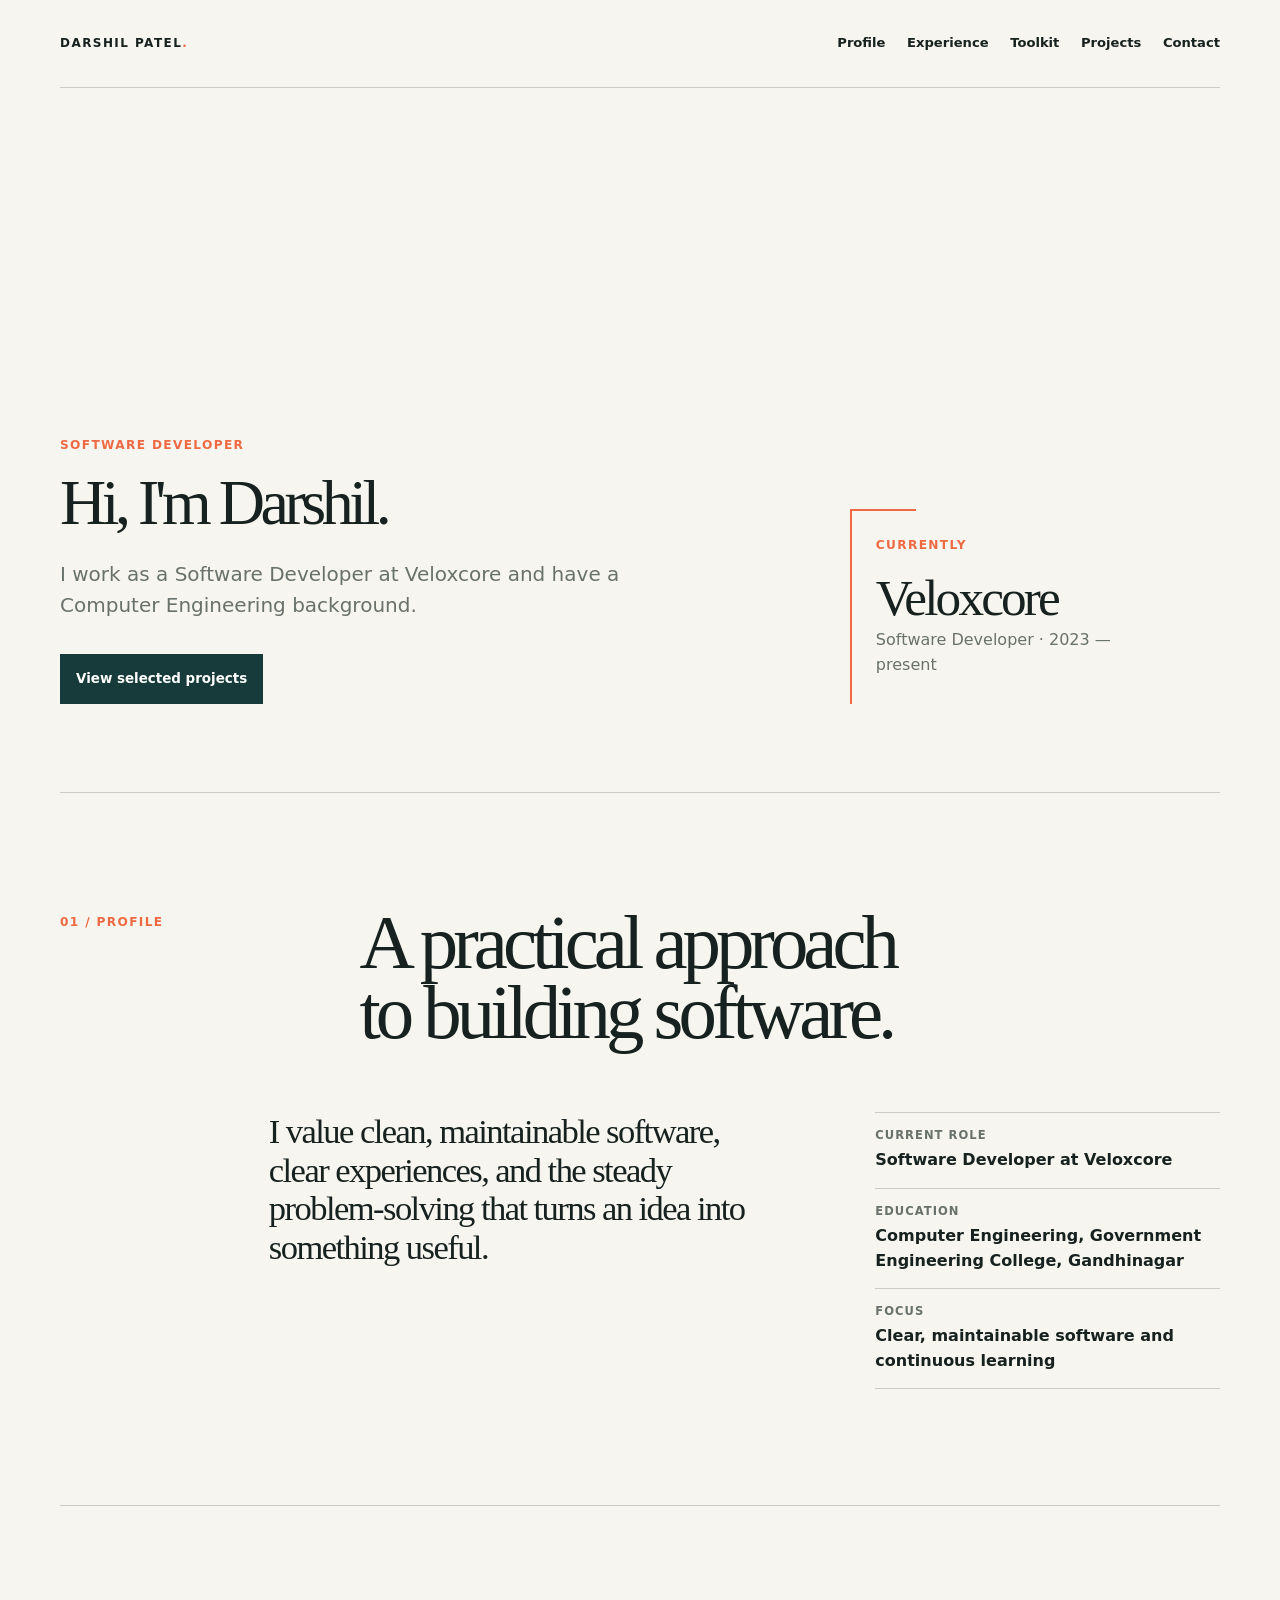
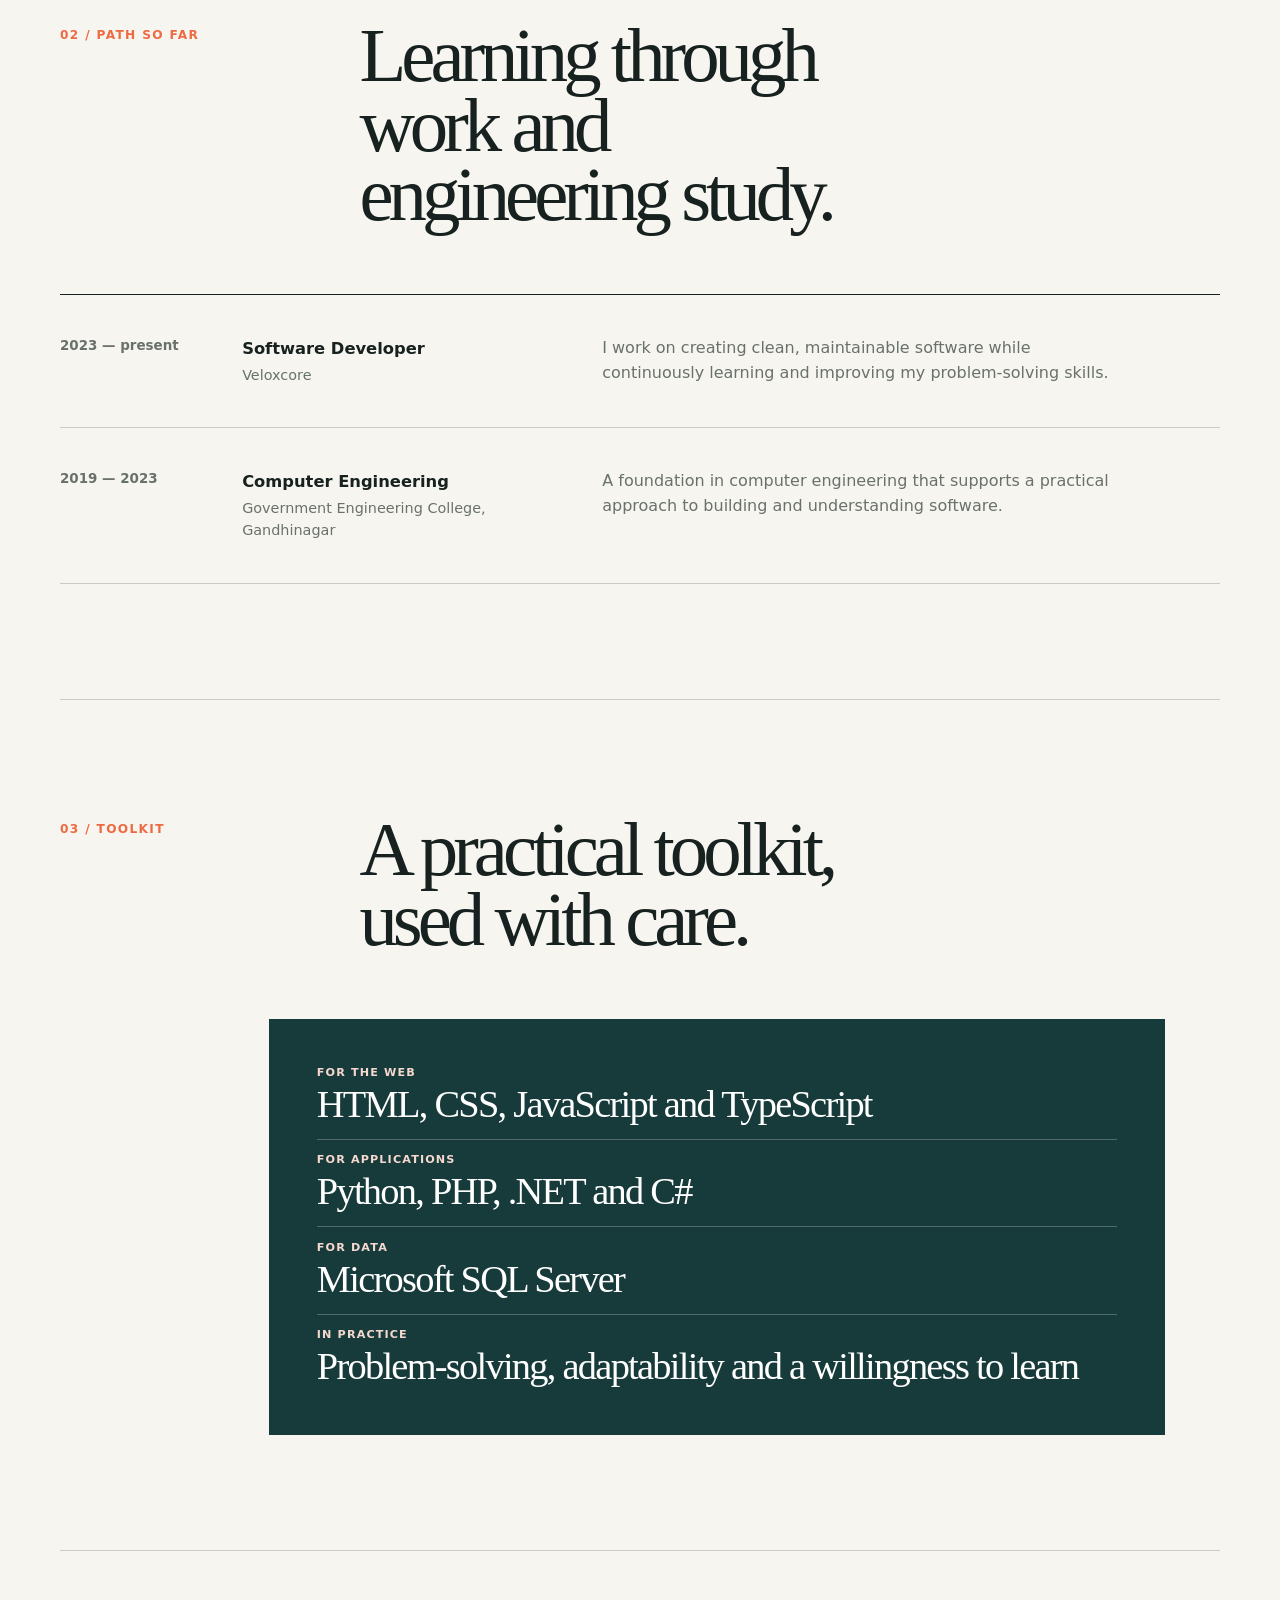
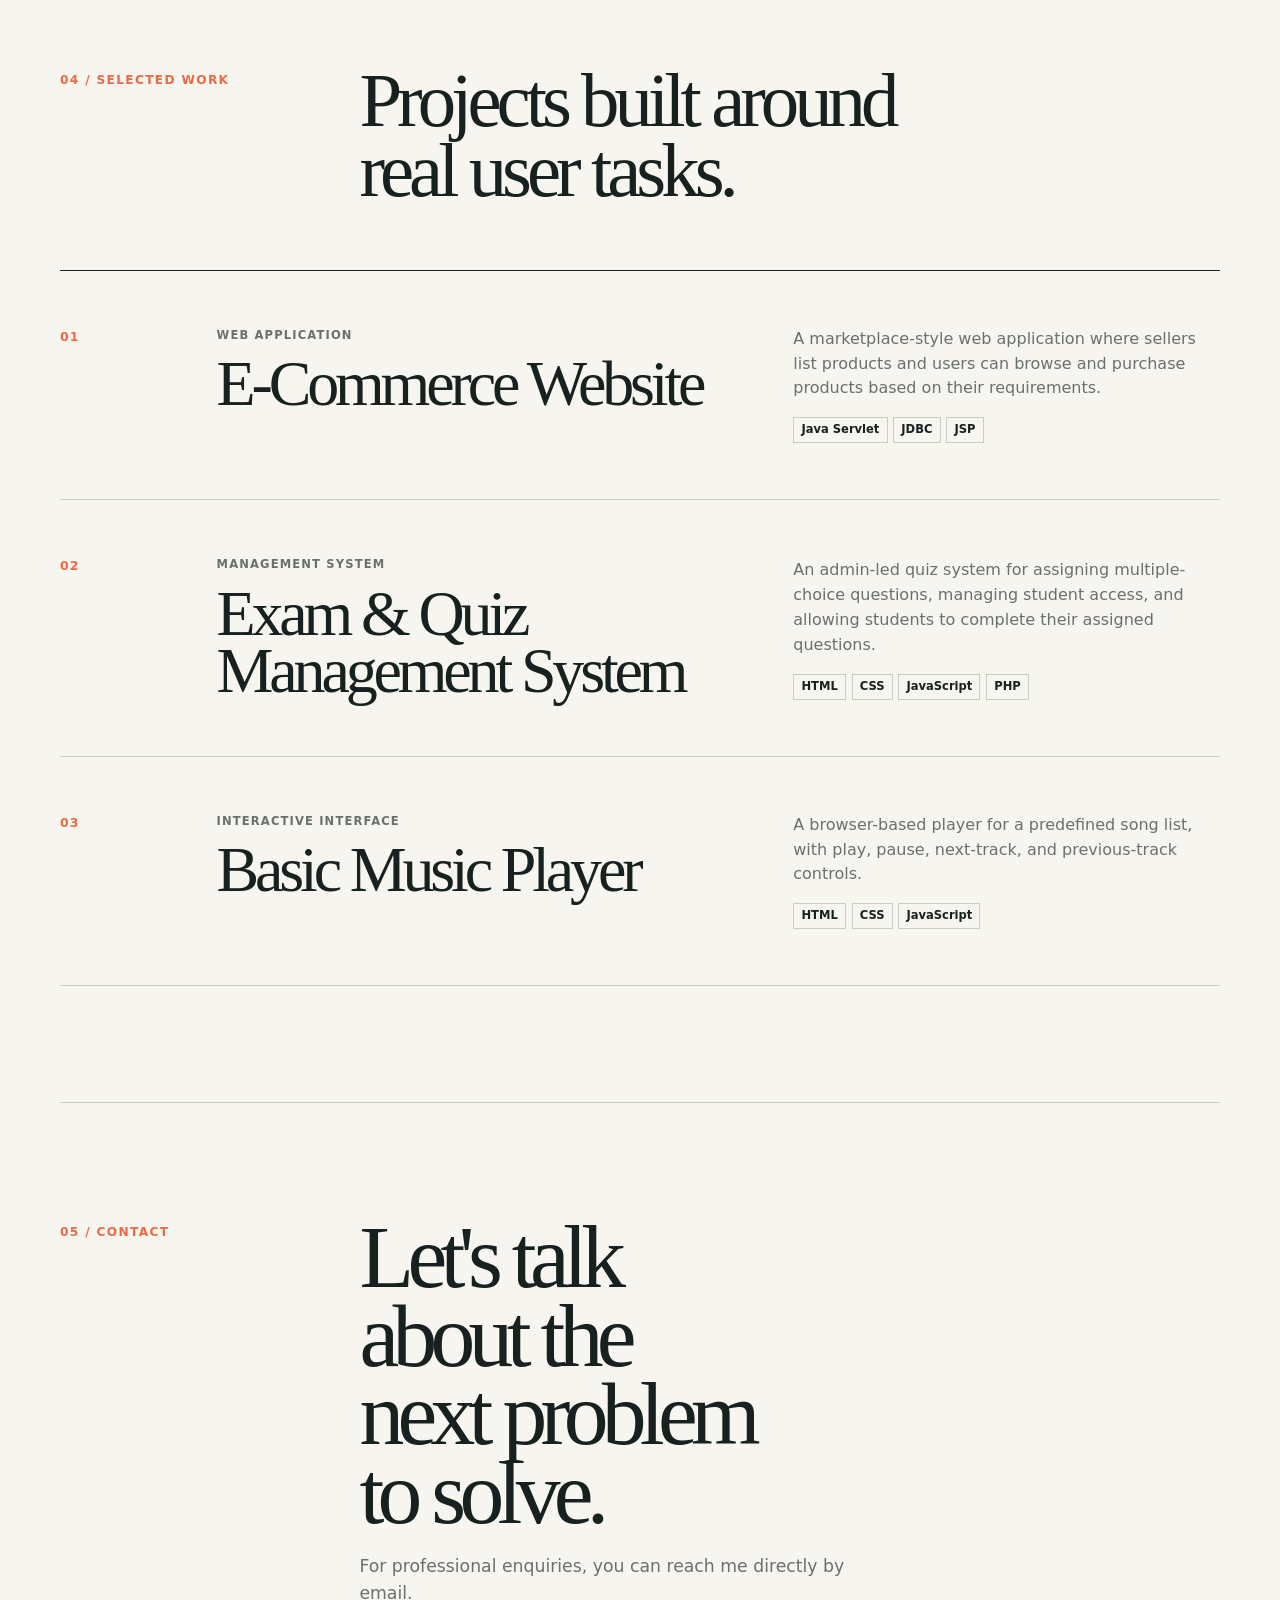
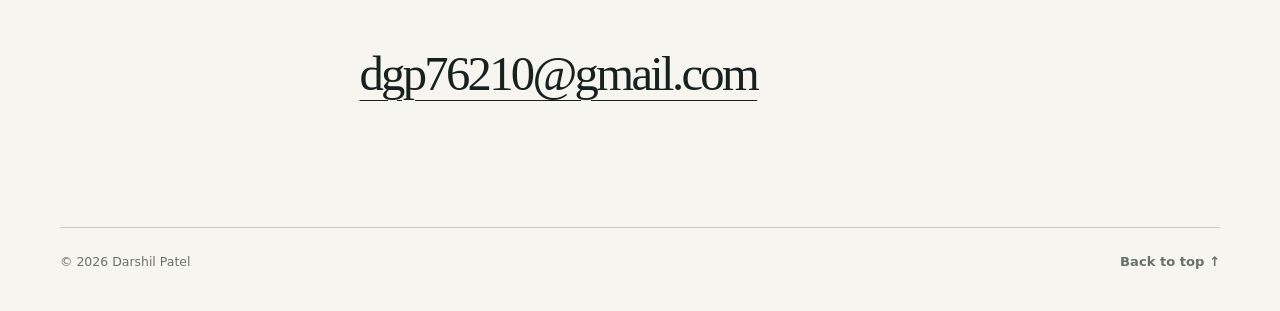
<file: index.html>
<!doctype html>
<html lang="en">
  <head>
    <meta charset="UTF-8" />
    <meta name="viewport" content="width=device-width, initial-scale=1" />
    <meta name="description" content="Darshil Patel - software developer portfolio." />
    <title>Darshil Patel - Software Developer</title>
    <link rel="stylesheet" href="assets/css/main-portfolio.css" />
    <script src="assets/js/site.js" defer></script>
  </head>
  <body class="portfolio-body">
    <a class="skip-link" href="#main-content">Skip to content</a>

    <header class="portfolio-header">
      <a class="portfolio-brand" href="./" aria-label="Darshil Patel home">Darshil Patel<span>.</span></a>
      <button class="nav-toggle" type="button" aria-expanded="false" aria-controls="site-navigation" data-nav-toggle>
        Menu
      </button>
      <nav id="site-navigation" class="portfolio-nav" aria-label="Primary navigation" data-nav>
        <a href="#about">Profile</a>
        <a href="#experience">Experience</a>
        <a href="#capabilities">Toolkit</a>
        <a href="#projects">Projects</a>
        <a href="#contact">Contact</a>
      </nav>
    </header>

    <main id="main-content" class="portfolio-main">
      <section class="intro" aria-labelledby="intro-title">
        <div>
          <p class="section-label">Software developer</p>
          <h1 id="intro-title" class="intro-title">Hi, I&apos;m Darshil.</h1>
          <p class="intro-summary">I work as a Software Developer at Veloxcore and have a Computer Engineering background.</p>
          <a class="primary-link" href="#projects">View selected projects</a>
        </div>
        <aside class="intro-note" aria-label="Current role">
          <p class="section-label">Currently</p>
          <h2>Veloxcore</h2>
          <p>Software Developer &middot; 2023 &mdash; present</p>
        </aside>
      </section>

      <section id="about" class="portfolio-section" aria-labelledby="about-title">
        <div class="section-heading">
          <p class="section-label">01 / Profile</p>
          <h2 id="about-title">A practical approach to building software.</h2>
        </div>
        <div class="profile-copy">
          <p>I value clean, maintainable software, clear experiences, and the steady problem-solving that turns an idea into something useful.</p>
          <dl class="profile-facts">
            <div>
              <dt>Current role</dt>
              <dd>Software Developer at Veloxcore</dd>
            </div>
            <div>
              <dt>Education</dt>
              <dd>Computer Engineering, Government Engineering College, Gandhinagar</dd>
            </div>
            <div>
              <dt>Focus</dt>
              <dd>Clear, maintainable software and continuous learning</dd>
            </div>
          </dl>
        </div>
      </section>

      <section id="experience" class="portfolio-section" aria-labelledby="experience-title">
        <div class="section-heading">
          <p class="section-label">02 / Path so far</p>
          <h2 id="experience-title">Learning through work and engineering study.</h2>
        </div>
        <ol class="timeline">
          <li class="timeline-item">
            <div class="timeline-date">2023 &mdash; present</div>
            <div class="timeline-role">Software Developer<span>Veloxcore</span></div>
            <p class="timeline-description">I work on creating clean, maintainable software while continuously learning and improving my problem-solving skills.</p>
          </li>
          <li class="timeline-item">
            <div class="timeline-date">2019 &mdash; 2023</div>
            <div class="timeline-role">Computer Engineering<span>Government Engineering College, Gandhinagar</span></div>
            <p class="timeline-description">A foundation in computer engineering that supports a practical approach to building and understanding software.</p>
          </li>
        </ol>
      </section>

      <section id="capabilities" class="portfolio-section" aria-labelledby="capabilities-title">
        <div class="section-heading">
          <p class="section-label">03 / Toolkit</p>
          <h2 id="capabilities-title">A practical toolkit, used with care.</h2>
        </div>
        <div class="toolkit" aria-label="Technical capabilities">
          <p><span>For the web</span>HTML, CSS, JavaScript and TypeScript</p>
          <p><span>For applications</span>Python, PHP, .NET and C#</p>
          <p><span>For data</span>Microsoft SQL Server</p>
          <p><span>In practice</span>Problem-solving, adaptability and a willingness to learn</p>
        </div>
      </section>

      <section id="projects" class="portfolio-section" aria-labelledby="projects-title">
        <div class="section-heading">
          <p class="section-label">04 / Selected work</p>
          <h2 id="projects-title">Projects built around real user tasks.</h2>
        </div>
        <div class="project-list">
          <article class="project">
            <div class="project-number">01</div>
            <div>
              <p class="project-kind">Web application</p>
              <h3>E-Commerce Website</h3>
            </div>
            <div class="project-details">
              <p>A marketplace-style web application where sellers list products and users can browse and purchase products based on their requirements.</p>
              <ul class="technology-list" aria-label="E-Commerce Website technologies"><li>Java Servlet</li><li>JDBC</li><li>JSP</li></ul>
            </div>
          </article>
          <article class="project">
            <div class="project-number">02</div>
            <div>
              <p class="project-kind">Management system</p>
              <h3>Exam &amp; Quiz Management System</h3>
            </div>
            <div class="project-details">
              <p>An admin-led quiz system for assigning multiple-choice questions, managing student access, and allowing students to complete their assigned questions.</p>
              <ul class="technology-list" aria-label="Exam and Quiz Management System technologies"><li>HTML</li><li>CSS</li><li>JavaScript</li><li>PHP</li></ul>
            </div>
          </article>
          <article class="project">
            <div class="project-number">03</div>
            <div>
              <p class="project-kind">Interactive interface</p>
              <h3>Basic Music Player</h3>
            </div>
            <div class="project-details">
              <p>A browser-based player for a predefined song list, with play, pause, next-track, and previous-track controls.</p>
              <ul class="technology-list" aria-label="Basic Music Player technologies"><li>HTML</li><li>CSS</li><li>JavaScript</li></ul>
            </div>
          </article>
        </div>
      </section>

      <section id="contact" class="contact-section" aria-labelledby="contact-title">
        <p class="section-label">05 / Contact</p>
        <div class="contact-main">
          <h2 id="contact-title">Let&apos;s talk about the next problem to solve.</h2>
          <p>For professional enquiries, you can reach me directly by email.</p>
          <a class="contact-email" href="mailto:dgp76210@gmail.com">dgp76210@gmail.com</a>
        </div>
      </section>
    </main>

    <footer class="portfolio-footer">
      <p>&copy; <span data-current-year></span> Darshil Patel</p>
      <a class="top-link" href="#main-content">Back to top <span aria-hidden="true">&uarr;</span></a>
    </footer>
  </body>
</html>
</file>
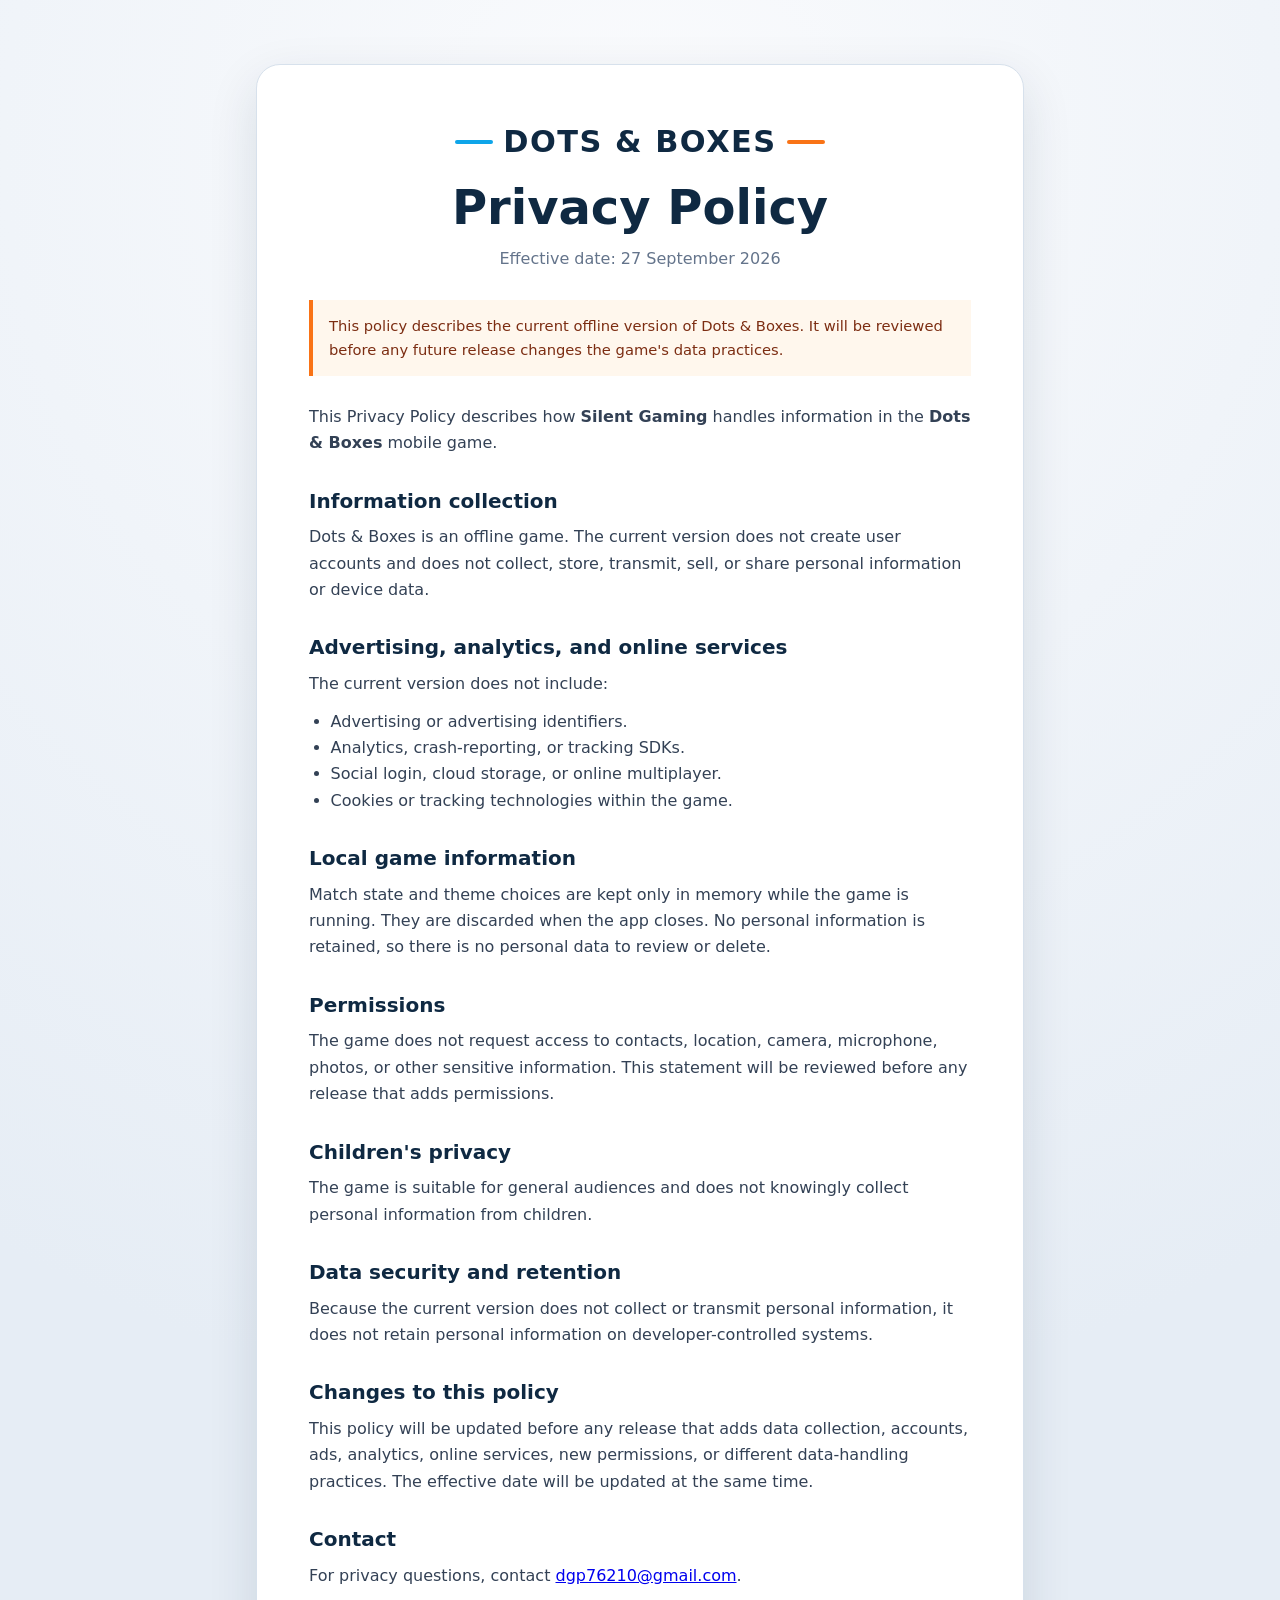
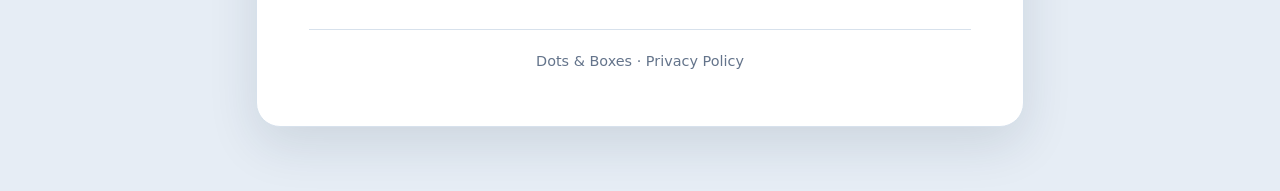
<file: privacy/dot-and-box/index.html>
<!doctype html>
<html lang="en">
  <head>
    <meta charset="UTF-8" />
    <meta name="viewport" content="width=device-width, initial-scale=1" />
    <meta name="description" content="Privacy Policy for the Dots & Boxes mobile game." />
    <title>Dots &amp; Boxes Privacy Policy</title>
    <link rel="stylesheet" href="../../assets/css/privacy.css" />
  </head>
  <body>
    <main>
      <div class="mark" aria-label="Dots and Boxes">DOTS &amp; BOXES</div>
      <h1>Privacy Policy</h1>
      <p class="updated">Effective date: 27 September 2026</p>

      <p class="policy-notice" role="status">
        This policy describes the current offline version of Dots &amp; Boxes. It will be reviewed before any future release changes the game's data practices.
      </p>

      <p>
        This Privacy Policy describes how <strong>Silent Gaming</strong> handles information in the <strong>Dots &amp; Boxes</strong> mobile game.
      </p>

      <h2>Information collection</h2>
      <p>
        Dots &amp; Boxes is an offline game. The current version does not create user accounts and does not collect, store, transmit, sell, or share personal information or device data.
      </p>

      <h2>Advertising, analytics, and online services</h2>
      <p>The current version does not include:</p>
      <ul>
        <li>Advertising or advertising identifiers.</li>
        <li>Analytics, crash-reporting, or tracking SDKs.</li>
        <li>Social login, cloud storage, or online multiplayer.</li>
        <li>Cookies or tracking technologies within the game.</li>
      </ul>

      <h2>Local game information</h2>
      <p>
        Match state and theme choices are kept only in memory while the game is running. They are discarded when the app closes. No personal information is retained, so there is no personal data to review or delete.
      </p>

      <h2>Permissions</h2>
      <p>
        The game does not request access to contacts, location, camera, microphone, photos, or other sensitive information. This statement will be reviewed before any release that adds permissions.
      </p>

      <h2>Children's privacy</h2>
      <p>
        The game is suitable for general audiences and does not knowingly collect personal information from children.
      </p>

      <h2>Data security and retention</h2>
      <p>
        Because the current version does not collect or transmit personal information, it does not retain personal information on developer-controlled systems.
      </p>

      <h2>Changes to this policy</h2>
      <p>
        This policy will be updated before any release that adds data collection, accounts, ads, analytics, online services, new permissions, or different data-handling practices. The effective date will be updated at the same time.
      </p>

      <h2>Contact</h2>
      <p>
        For privacy questions, contact <a href="mailto:dgp76210@gmail.com">dgp76210@gmail.com</a>.
      </p>

      <footer>Dots &amp; Boxes &middot; Privacy Policy</footer>
    </main>
  </body>
</html>
</file>
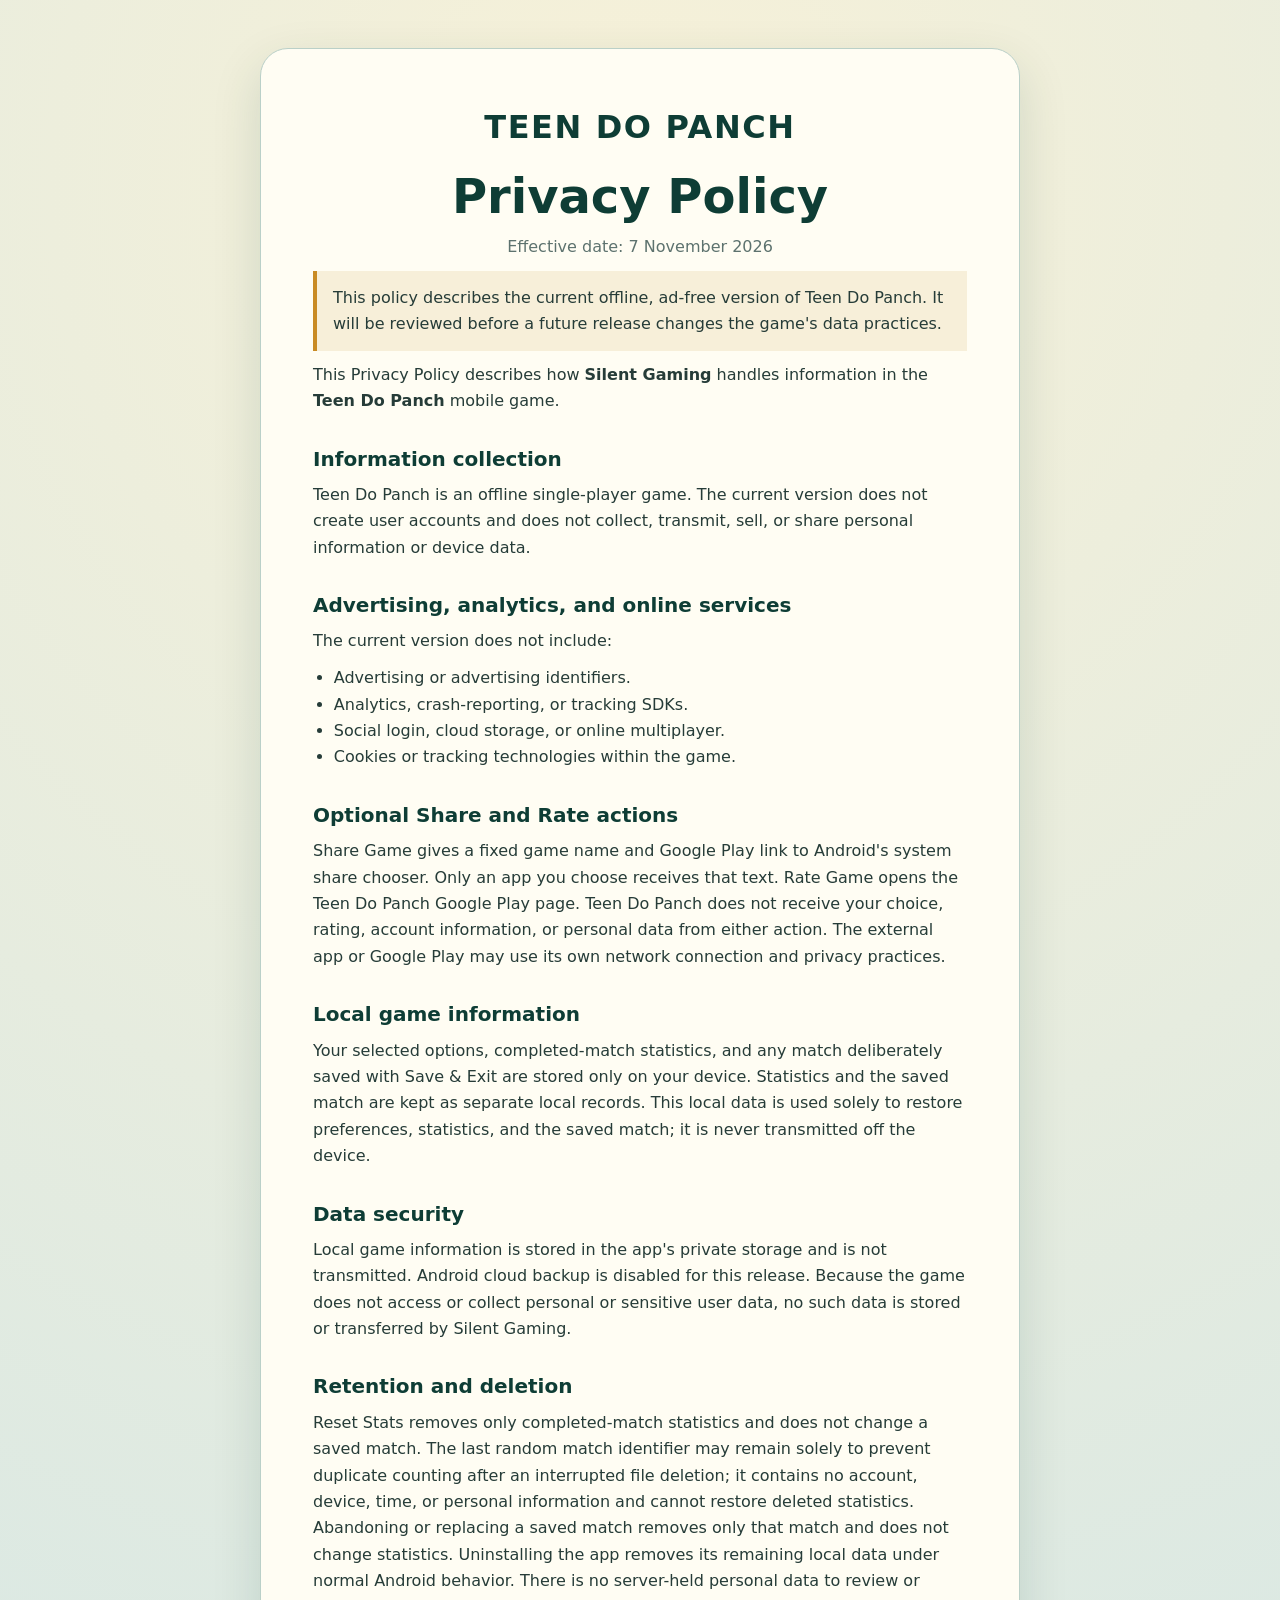
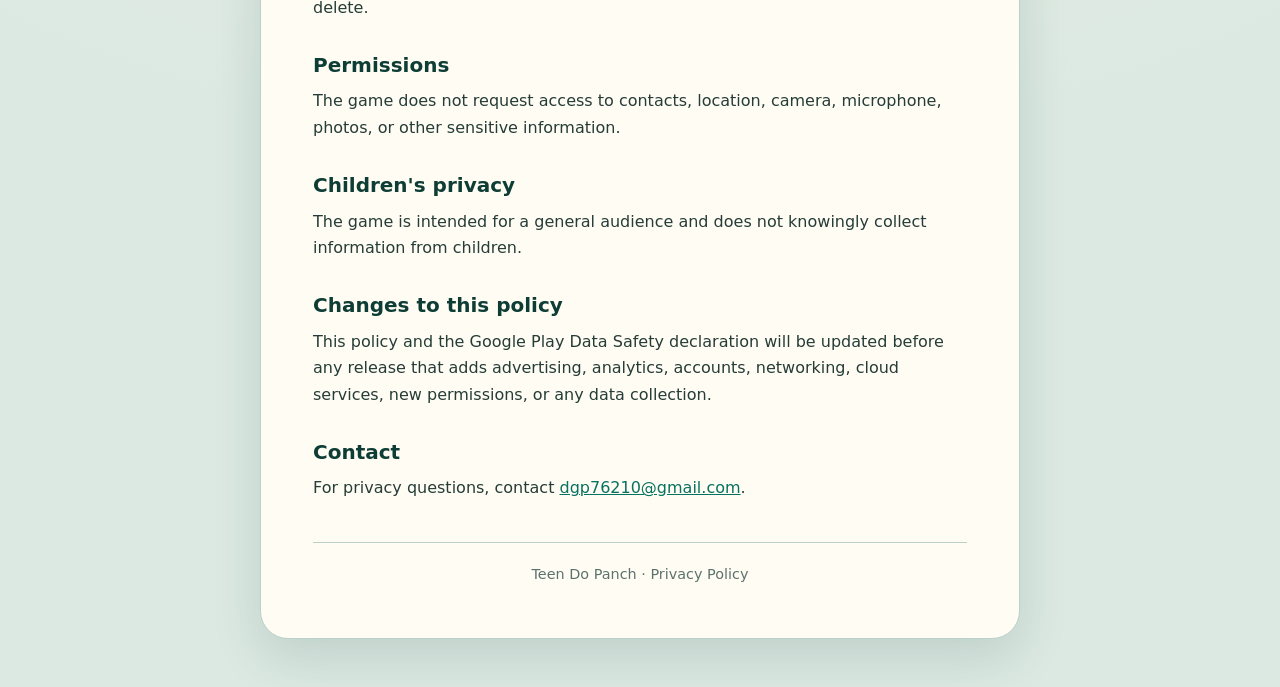
<file: privacy/teen-do-panch/index.html>
<!doctype html>
<html lang="en">
  <head>
    <meta charset="UTF-8" />
    <meta name="viewport" content="width=device-width, initial-scale=1" />
    <meta name="description" content="Privacy Policy for the Teen Do Panch mobile game." />
    <title>Teen Do Panch Privacy Policy</title>
    <style>
      :root { color-scheme: light; --bg: #dce9e3; --card: #fffdf3; --heading: #0e3d35; --text: #263c38; --muted: #5d726e; --gold: #c98b24; --border: #bad0c8; }
      * { box-sizing: border-box; }
      body { margin: 0; min-height: 100vh; background: radial-gradient(circle at 50% 8%, #f7f1d8 0, var(--bg) 72%); color: var(--text); font-family: system-ui, -apple-system, BlinkMacSystemFont, "Segoe UI", sans-serif; line-height: 1.65; }
      main { width: min(760px, calc(100% - 32px)); margin: 48px auto; padding: clamp(24px, 6vw, 52px); background: var(--card); border: 1px solid var(--border); border-radius: 28px; box-shadow: 0 18px 50px rgba(14, 61, 53, 0.14); }
      .mark { margin-bottom: 12px; color: var(--heading); font-size: clamp(1.5rem, 5vw, 2rem); font-weight: 800; letter-spacing: 0.05em; text-align: center; }
      h1, h2 { color: var(--heading); line-height: 1.25; }
      h1 { margin: 0; text-align: center; font-size: clamp(2rem, 7vw, 3rem); }
      h2 { margin: 2rem 0 0.5rem; font-size: 1.25rem; }
      p, ul { margin: 0.65rem 0; }
      ul { padding-left: 1.3rem; }
      .updated { margin-top: 0.5rem; color: var(--muted); text-align: center; }
      .notice { padding: 14px 16px; border-left: 4px solid var(--gold); background: #f7efd9; }
      a { color: #087160; overflow-wrap: anywhere; }
      footer { margin-top: 2.5rem; padding-top: 1.25rem; border-top: 1px solid var(--border); color: var(--muted); text-align: center; font-size: 0.9rem; }
      @media (prefers-color-scheme: dark) {
        :root { color-scheme: dark; --bg: #081713; --card: #132b25; --heading: #fff4c7; --text: #d4e3dd; --muted: #9bb5ad; --border: #31564b; }
        body { background: radial-gradient(circle at 50% 8%, #273021 0, var(--bg) 72%); }
        .notice { background: #293322; }
        a { color: #72d7c1; }
      }
    </style>
  </head>
  <body>
    <main>
      <div class="mark" aria-label="Teen Do Panch">TEEN DO PANCH</div>
      <h1>Privacy Policy</h1>
      <p class="updated">Effective date: 7 November 2026</p>
      <p class="notice">This policy describes the current offline, ad-free version of Teen Do Panch. It will be reviewed before a future release changes the game's data practices.</p>
      <p>This Privacy Policy describes how <strong>Silent Gaming</strong> handles information in the <strong>Teen Do Panch</strong> mobile game.</p>

      <h2>Information collection</h2>
      <p>Teen Do Panch is an offline single-player game. The current version does not create user accounts and does not collect, transmit, sell, or share personal information or device data.</p>

      <h2>Advertising, analytics, and online services</h2>
      <p>The current version does not include:</p>
      <ul>
        <li>Advertising or advertising identifiers.</li>
        <li>Analytics, crash-reporting, or tracking SDKs.</li>
        <li>Social login, cloud storage, or online multiplayer.</li>
        <li>Cookies or tracking technologies within the game.</li>
      </ul>

      <h2>Optional Share and Rate actions</h2>
      <p>Share Game gives a fixed game name and Google Play link to Android's system share chooser. Only an app you choose receives that text. Rate Game opens the Teen Do Panch Google Play page. Teen Do Panch does not receive your choice, rating, account information, or personal data from either action. The external app or Google Play may use its own network connection and privacy practices.</p>

      <h2>Local game information</h2>
      <p>Your selected options, completed-match statistics, and any match deliberately saved with Save &amp; Exit are stored only on your device. Statistics and the saved match are kept as separate local records. This local data is used solely to restore preferences, statistics, and the saved match; it is never transmitted off the device.</p>

      <h2>Data security</h2>
      <p>Local game information is stored in the app's private storage and is not transmitted. Android cloud backup is disabled for this release. Because the game does not access or collect personal or sensitive user data, no such data is stored or transferred by Silent Gaming.</p>

      <h2>Retention and deletion</h2>
      <p>Reset Stats removes only completed-match statistics and does not change a saved match. The last random match identifier may remain solely to prevent duplicate counting after an interrupted file deletion; it contains no account, device, time, or personal information and cannot restore deleted statistics. Abandoning or replacing a saved match removes only that match and does not change statistics. Uninstalling the app removes its remaining local data under normal Android behavior. There is no server-held personal data to review or delete.</p>

      <h2>Permissions</h2>
      <p>The game does not request access to contacts, location, camera, microphone, photos, or other sensitive information.</p>

      <h2>Children's privacy</h2>
      <p>The game is intended for a general audience and does not knowingly collect information from children.</p>

      <h2>Changes to this policy</h2>
      <p>This policy and the Google Play Data Safety declaration will be updated before any release that adds advertising, analytics, accounts, networking, cloud services, new permissions, or any data collection.</p>

      <h2>Contact</h2>
      <p>For privacy questions, contact <a href="mailto:dgp76210@gmail.com">dgp76210@gmail.com</a>.</p>
      <footer>Teen Do Panch &middot; Privacy Policy</footer>
    </main>
  </body>
</html>
</file>
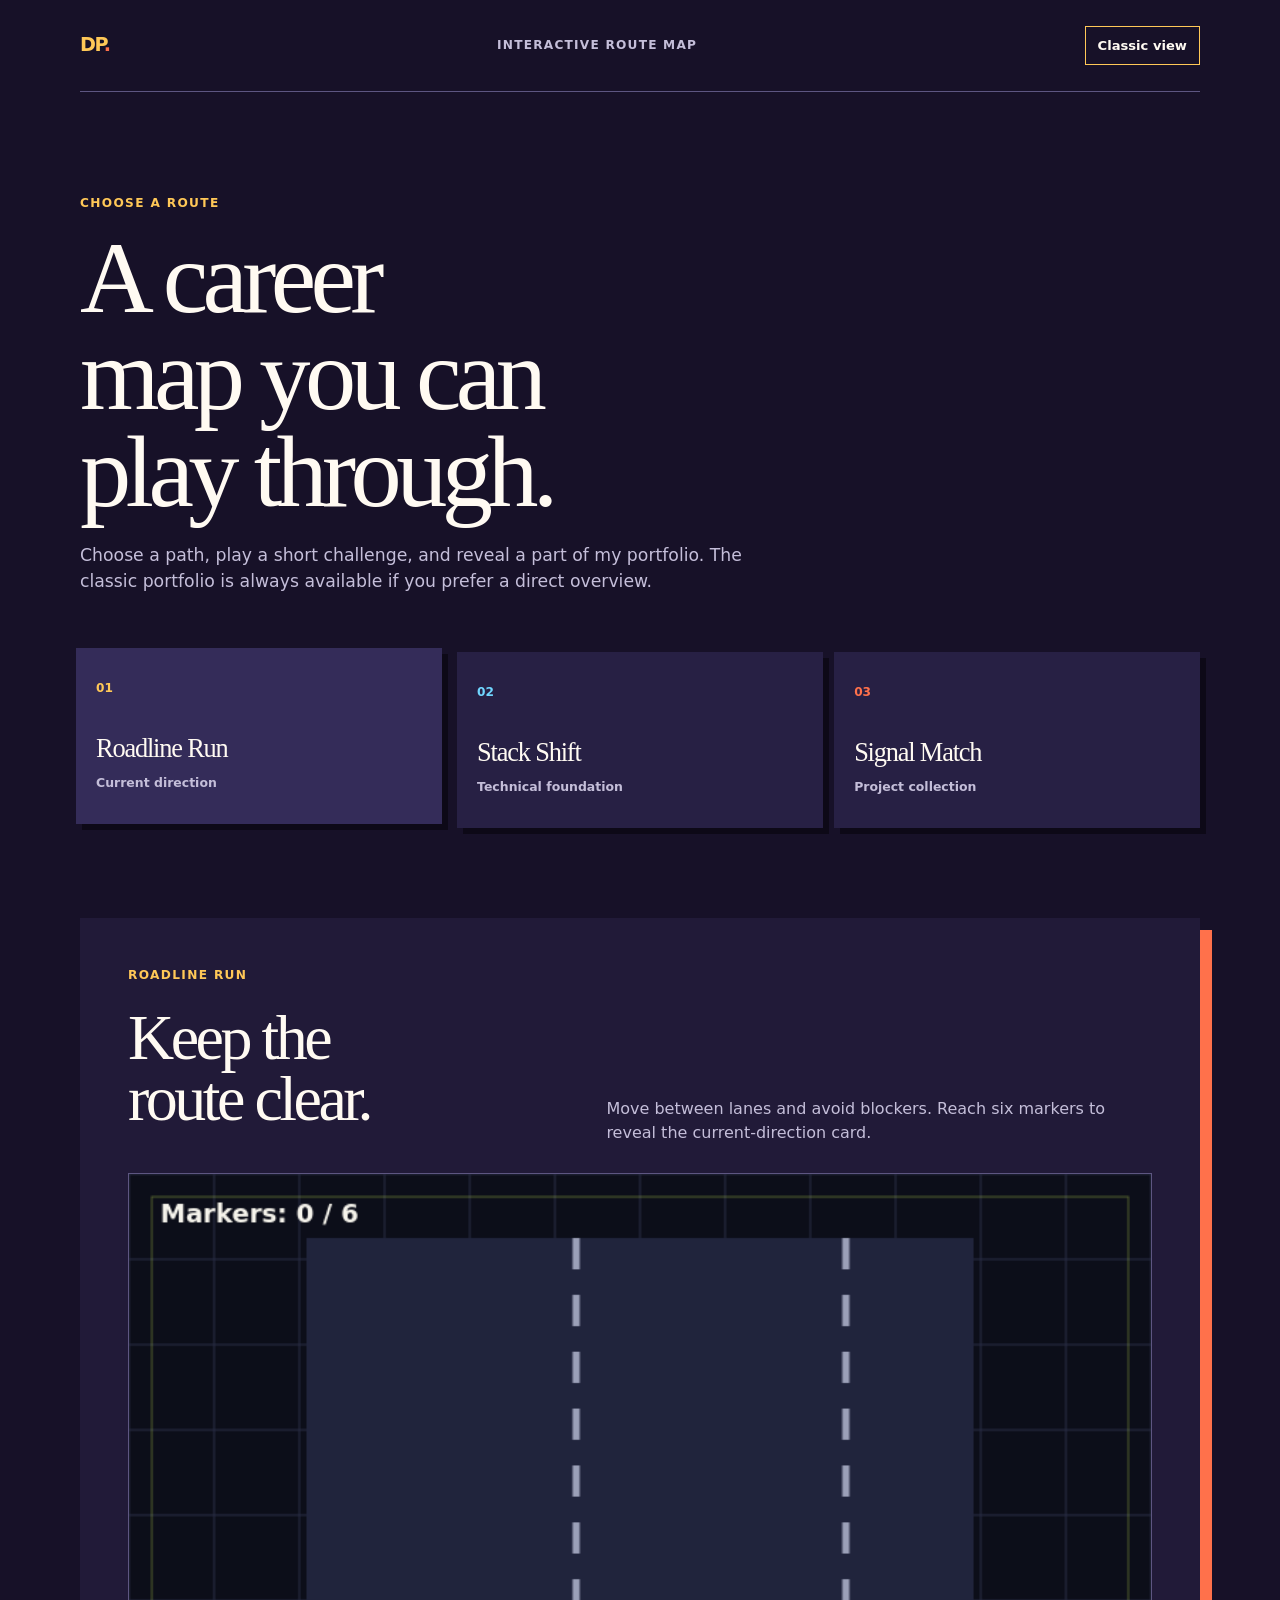
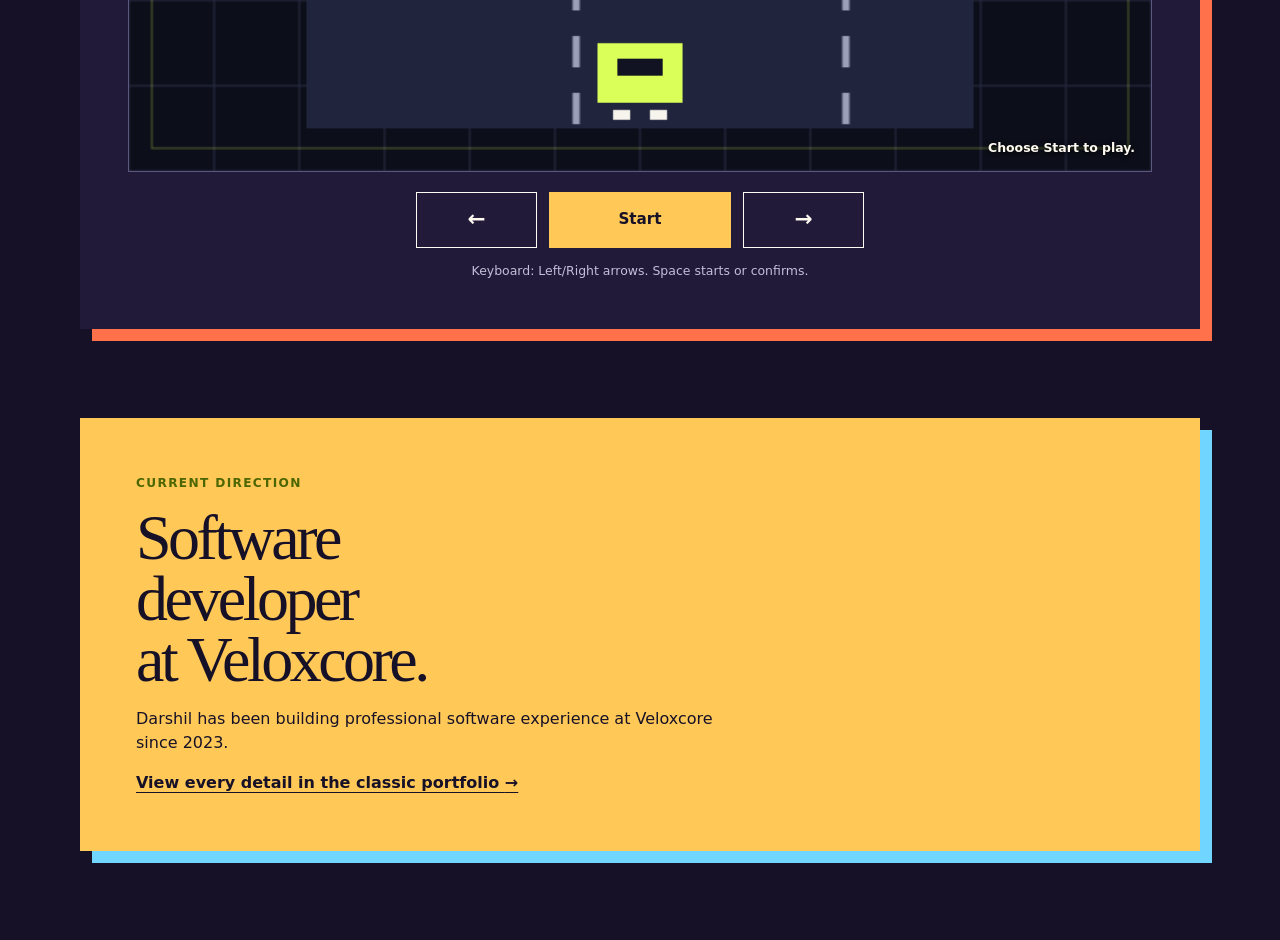
<file: prototypes/career-arcade/index.html>
<!doctype html>
<html lang="en">
  <head>
    <meta charset="UTF-8" />
    <meta name="viewport" content="width=device-width, initial-scale=1" />
    <meta name="description" content="An original career arcade portfolio concept by Darshil Patel." />
    <title>Career Arcade - Darshil Patel</title>
    <link rel="stylesheet" href="../../assets/css/arcade.css" />
    <link rel="stylesheet" href="../../assets/css/arcade-redesign.css" />
    <script src="arcade.js" defer></script>
  </head>
  <body>
    <a class="skip-link" href="#arcade-details">Skip the game to details</a>
    <header class="arcade-header">
      <a class="brand" href="../../index.html" aria-label="Return to normal portfolio">DP<span aria-hidden="true">.</span></a>
      <p>Interactive Route Map</p>
      <a class="classic-link" href="../../index.html">Classic view</a>
    </header>

    <main>
      <section class="arcade-hero" aria-labelledby="arcade-title">
        <p class="eyebrow">Choose a route</p>
        <h1 id="arcade-title">A career map you can play through.</h1>
        <p>
          Choose a path, play a short challenge, and reveal a part of my portfolio. The classic portfolio is always available if you prefer a direct overview.
        </p>
      </section>

      <section class="route-map" aria-label="Career Arcade routes">
        <button class="route-card route-road is-selected" type="button" data-stage="road" aria-pressed="true">
          <span class="route-number">01</span>
          <strong>Roadline Run</strong>
          <small>Current direction</small>
        </button>
        <button class="route-card route-climb" type="button" data-stage="climb" aria-pressed="false">
          <span class="route-number">02</span>
          <strong>Stack Shift</strong>
          <small>Technical foundation</small>
        </button>
        <button class="route-card route-signal" type="button" data-stage="signal" aria-pressed="false">
          <span class="route-number">03</span>
          <strong>Signal Match</strong>
          <small>Project collection</small>
        </button>
      </section>

      <section class="game-panel" aria-labelledby="game-title">
        <div class="game-copy">
          <p class="eyebrow" data-stage-label>Roadline Run</p>
          <h2 id="game-title" data-stage-title>Keep the route clear.</h2>
          <p data-stage-instructions>Move between lanes and avoid blockers. Reach six markers to reveal the current-direction card.</p>
        </div>
        <div class="canvas-wrap">
          <canvas id="arcade-canvas" width="720" height="420" aria-label="Roadline Run game. Use left and right controls to avoid blockers."></canvas>
          <p class="canvas-status" data-game-status aria-live="polite">Choose Start to play.</p>
        </div>
        <div class="game-controls" aria-label="Game controls">
          <button type="button" data-control="left" aria-label="Move left">&larr;</button>
          <button type="button" data-control="action" class="action-control">Start</button>
          <button type="button" data-control="right" aria-label="Move right">&rarr;</button>
        </div>
        <p class="keyboard-hint">Keyboard: Left/Right arrows. Space starts or confirms.</p>
      </section>

      <section id="arcade-details" class="arcade-details" tabindex="-1" aria-live="polite">
        <p class="eyebrow" data-reveal-label>Current direction</p>
        <h2 data-reveal-title>Software developer at Veloxcore.</h2>
        <p data-reveal-copy>Darshil has been building professional software experience at Veloxcore since 2023.</p>
        <a href="../../index.html">View every detail in the classic portfolio <span aria-hidden="true">&rarr;</span></a>
      </section>
    </main>
  </body>
</html>
</file>
<file: assets/css/main-portfolio.css>
:root {
  --paper: #f7f5ef;
  --ink: #17211f;
  --muted: #69716c;
  --line: #c8ccc2;
  --deep: #173b3a;
  --accent: #ee6a43;
  --accent-soft: #f5d8cf;
  --serif: ui-serif, Georgia, Cambria, "Times New Roman", serif;
  --sans: ui-sans-serif, system-ui, -apple-system, BlinkMacSystemFont, "Segoe UI", sans-serif;
}

* { box-sizing: border-box; }
html { scroll-behavior: smooth; }
body.portfolio-body { margin: 0; background: var(--paper); color: var(--ink); font-family: var(--sans); line-height: 1.55; }
a { color: inherit; }
h1, h2, h3, p { margin-top: 0; }
h1, h2, h3 { text-wrap: balance; }

.skip-link { position: fixed; z-index: 10; top: 0.75rem; left: 0.75rem; padding: 0.75rem 1rem; transform: translateY(-200%); background: var(--accent); color: var(--ink); font-weight: 750; }
.skip-link:focus { transform: translateY(0); }
.portfolio-header, .portfolio-main, .portfolio-footer { width: min(1160px, calc(100% - clamp(2.5rem, 8vw, 8rem))); margin-inline: auto; }
.portfolio-header { display: flex; min-height: 5.5rem; align-items: center; justify-content: space-between; border-bottom: 1px solid var(--line); }
.portfolio-brand { color: var(--ink); font-size: 0.75rem; font-weight: 850; letter-spacing: 0.12em; text-decoration: none; text-transform: uppercase; }
.portfolio-brand span { color: var(--accent); }
.portfolio-nav { display: flex; gap: 1.35rem; }
.portfolio-nav a, .top-link { font-size: 0.82rem; font-weight: 750; text-decoration: none; text-underline-offset: 0.3em; }
.portfolio-nav a:hover, .portfolio-nav a:focus-visible, .top-link:hover, .top-link:focus-visible { text-decoration: underline; }
.nav-toggle { display: none; }

.intro { display: grid; grid-template-columns: minmax(0, 1.3fr) minmax(17rem, 0.7fr); gap: clamp(2.5rem, 8vw, 8rem); min-height: min(44rem, calc(100vh - 5.5rem)); align-items: end; padding-block: clamp(5rem, 10vw, 9rem) 5.5rem; }
.section-label { margin-bottom: 1.2rem; color: var(--accent); font-size: 0.76rem; font-weight: 850; letter-spacing: 0.11em; text-transform: uppercase; }
.intro-title { max-width: none; margin-bottom: 1.6rem; font-family: var(--serif); font-size: clamp(3rem, 5vw, 5.5rem); font-weight: 500; letter-spacing: -0.07em; line-height: 0.92; white-space: nowrap; }
.intro-title em { color: var(--deep); font-style: italic; }
.intro-summary { max-width: 39rem; margin-bottom: 2.1rem; color: var(--muted); font-size: clamp(1.05rem, 1.8vw, 1.25rem); }
.primary-link { display: inline-flex; min-height: 3.1rem; align-items: center; padding: 0.8rem 1rem; background: var(--deep); color: #fff; font-size: 0.84rem; font-weight: 800; text-decoration: none; }
.primary-link:hover, .primary-link:focus-visible { background: var(--accent); color: var(--ink); }
.intro-note { position: relative; padding: 1.65rem 0 1.65rem 1.5rem; border-left: 2px solid var(--accent); }
.intro-note::before { position: absolute; top: 0; left: 0; width: 4rem; height: 2px; background: var(--accent); content: ""; }
.intro-note h2 { margin-bottom: 0.35rem; font-family: var(--serif); font-size: clamp(2rem, 4vw, 3.4rem); font-weight: 500; letter-spacing: -0.055em; line-height: 0.95; }
.intro-note p:last-child { max-width: 18rem; margin-bottom: 0; color: var(--muted); }

.portfolio-section { padding-block: clamp(4.8rem, 9vw, 7.5rem); border-top: 1px solid var(--line); }
.section-heading { display: grid; grid-template-columns: minmax(7rem, 0.32fr) 1fr; gap: 1.5rem; align-items: start; margin-bottom: clamp(2.5rem, 5vw, 4.5rem); }
.section-heading .section-label { margin: 0.3rem 0 0; }
.section-heading h2 { max-width: 14ch; margin: 0; font-family: var(--serif); font-size: clamp(2.8rem, 6vw, 5.8rem); font-weight: 500; letter-spacing: -0.065em; line-height: 0.91; }
.profile-copy { display: grid; grid-template-columns: minmax(0, 1.2fr) minmax(15rem, 0.8fr); gap: clamp(2rem, 7vw, 7rem); margin-left: max(8.5rem, 18%); }
.profile-copy > p { max-width: 34rem; margin: 0; color: var(--ink); font-family: var(--serif); font-size: clamp(1.55rem, 2.7vw, 2.35rem); letter-spacing: -0.045em; line-height: 1.12; }
.profile-facts { margin: 0; }
.profile-facts div { padding: 0.9rem 0; border-top: 1px solid var(--line); }
.profile-facts div:last-child { border-bottom: 1px solid var(--line); }
.profile-facts dt { margin-bottom: 0.2rem; color: var(--muted); font-size: 0.72rem; font-weight: 800; letter-spacing: 0.09em; text-transform: uppercase; }
.profile-facts dd { margin: 0; font-weight: 650; }

.timeline { margin: 0; padding: 0; list-style: none; border-top: 1px solid var(--ink); }
.timeline-item { display: grid; grid-template-columns: minmax(8rem, 0.32fr) minmax(10rem, 0.68fr) 1.25fr; gap: 1.5rem; padding: clamp(1.6rem, 3.2vw, 2.6rem) 0; border-bottom: 1px solid var(--line); }
.timeline-date { color: var(--muted); font-size: 0.84rem; font-weight: 750; }
.timeline-role { font-size: 1.02rem; font-weight: 800; }
.timeline-role span { display: block; margin-top: 0.15rem; color: var(--muted); font-size: 0.9rem; font-weight: 500; }
.timeline-description { max-width: 33rem; margin: 0; color: var(--muted); }

.toolkit { max-width: 56rem; margin-left: max(8.5rem, 18%); padding: clamp(1.5rem, 4vw, 3rem); background: var(--deep); color: #fff; }
.toolkit p { margin: 0; padding: 0.9rem 0; border-bottom: 1px solid rgb(255 255 255 / 24%); font-family: var(--serif); font-size: clamp(1.45rem, 3vw, 2.55rem); font-weight: 500; letter-spacing: -0.045em; line-height: 1.05; }
.toolkit p:first-child { padding-top: 0; }
.toolkit p:last-child { padding-bottom: 0; border-bottom: 0; }
.toolkit span { display: block; margin-bottom: 0.35rem; color: var(--accent-soft); font-family: var(--sans); font-size: 0.7rem; font-weight: 800; letter-spacing: 0.1em; text-transform: uppercase; }

.project-list { border-top: 1px solid var(--ink); }
.project { display: grid; grid-template-columns: minmax(3rem, 0.18fr) minmax(12rem, 0.82fr) minmax(12rem, 0.65fr); gap: clamp(1rem, 3vw, 3rem); padding: clamp(2rem, 4.5vw, 3.5rem) 0; border-bottom: 1px solid var(--line); }
.project-number { color: var(--accent); font-size: 0.78rem; font-weight: 850; letter-spacing: 0.08em; }
.project-kind { margin-bottom: 0.65rem; color: var(--muted); font-size: 0.72rem; font-weight: 800; letter-spacing: 0.1em; text-transform: uppercase; }
.project h3 { margin-bottom: 0; font-family: var(--serif); font-size: clamp(2.3rem, 5vw, 4.7rem); font-weight: 500; letter-spacing: -0.065em; line-height: 0.9; }
.project-details { align-self: end; }
.project-details p { margin-bottom: 1rem; color: var(--muted); }
.technology-list { display: flex; flex-wrap: wrap; gap: 0.35rem; margin: 0; padding: 0; list-style: none; }
.technology-list li { padding: 0.2rem 0.45rem; border: 1px solid var(--line); font-size: 0.72rem; font-weight: 750; }
.project:hover h3 { color: var(--deep); }

.contact-section { display: grid; grid-template-columns: minmax(7rem, 0.32fr) 1fr; gap: 1.5rem; padding-block: clamp(4.8rem, 9vw, 7.5rem); border-top: 1px solid var(--line); }
.contact-section .section-label { margin: 0.35rem 0 0; }
.contact-main h2 { max-width: 11ch; margin-bottom: 1.25rem; font-family: var(--serif); font-size: clamp(3.2rem, 7vw, 6.6rem); font-weight: 500; letter-spacing: -0.075em; line-height: 0.88; }
.contact-main p { max-width: 31rem; color: var(--muted); font-size: 1.08rem; }
.contact-email { display: inline-block; margin-top: 0.8rem; font-family: var(--serif); font-size: clamp(1.6rem, 3.8vw, 3.4rem); font-weight: 500; letter-spacing: -0.055em; text-decoration-thickness: 1px; text-underline-offset: 0.2em; }
.contact-email:hover, .contact-email:focus-visible { color: var(--accent); }
.portfolio-footer { display: flex; justify-content: space-between; gap: 1rem; padding-block: 1.5rem 2.4rem; border-top: 1px solid var(--line); color: var(--muted); font-size: 0.78rem; }
.portfolio-footer p { margin: 0; }
:focus-visible { outline: 3px solid var(--accent); outline-offset: 3px; }

@media (max-width: 720px) {
  .portfolio-header, .portfolio-main, .portfolio-footer { width: min(100% - 2.5rem, 1160px); }
  .portfolio-header { position: relative; min-height: 4.8rem; }
  .nav-toggle { display: inline-flex; padding: 0.45rem 0.65rem; border: 1px solid var(--ink); background: transparent; color: var(--ink); font-size: 0.78rem; font-weight: 800; }
  .portfolio-nav { display: none; position: absolute; z-index: 5; top: calc(100% - 1px); right: 0; left: 0; flex-direction: column; gap: 0; border: 1px solid var(--ink); background: var(--paper); }
  .portfolio-nav.is-open { display: flex; }
  .portfolio-nav a { padding: 1rem; border-bottom: 1px solid var(--line); }
  .portfolio-nav a:last-child { border-bottom: 0; }
  .intro, .profile-copy, .timeline-item, .project, .contact-section { grid-template-columns: 1fr; }
  .intro { min-height: auto; padding-block: 4.5rem; }
  .intro-title { white-space: normal; }
  .section-heading { grid-template-columns: 1fr; gap: 0.7rem; }
  .profile-copy { margin-left: 0; }
  .timeline-item, .project { gap: 0.8rem; }
  .project-details { align-self: auto; }
  .toolkit { margin-left: 0; }
  .portfolio-footer { flex-direction: column; }
}

@media (prefers-reduced-motion: reduce) {
  html { scroll-behavior: auto; }
  *, *::before, *::after { animation-duration: 0.01ms !important; animation-iteration-count: 1 !important; scroll-behavior: auto !important; transition-duration: 0.01ms !important; }
}
</file>
<file: assets/css/privacy.css>
:root {
  color-scheme: light dark;
  --privacy-canvas: #e6edf5;
  --privacy-card: #ffffff;
  --privacy-heading: #0f2942;
  --privacy-text: #334155;
  --privacy-muted: #64748b;
  --privacy-line: #d7e1ec;
  --privacy-blue: #0ea5e9;
  --privacy-orange: #f97316;
}
* { box-sizing: border-box; }

body {
  min-width: 20rem;
  margin: 0;
  background: radial-gradient(circle at 50% 8%, #fafbfd 0, var(--privacy-canvas) 72%);
  color: var(--privacy-text);
  font-family: system-ui, -apple-system, BlinkMacSystemFont, "Segoe UI", sans-serif;
  line-height: 1.65;
}

main {
  width: min(48rem, calc(100% - 2rem));
  margin: clamp(1.5rem, 8vw, 4rem) auto;
  padding: clamp(1.5rem, 6vw, 3.25rem);
  border: 1px solid var(--privacy-line);
  border-radius: 1.5rem;
  background: var(--privacy-card);
  box-shadow: 0 1.1rem 3.1rem rgb(15 41 66 / 12%);
}

h1, h2 { color: var(--privacy-heading); line-height: 1.22; }
h1 { margin: 0; text-align: center; font-size: clamp(2rem, 7vw, 3rem); }
h2 { margin: 2rem 0 0.55rem; font-size: 1.25rem; }
p, ul { margin: 0.7rem 0; }
ul { padding-left: 1.35rem; }

.mark {
  display: flex;
  align-items: center;
  justify-content: center;
  gap: 0.65rem;
  margin-bottom: 0.7rem;
  color: var(--privacy-heading);
  font-size: clamp(1.25rem, 5vw, 1.9rem);
  font-weight: 800;
  letter-spacing: 0.05em;
}

.mark::before, .mark::after {
  width: 2.35rem;
  height: 0.3rem;
  border-radius: 99rem;
  content: "";
}

.mark::before { background: var(--privacy-blue); }
.mark::after { background: var(--privacy-orange); }

.updated { margin-top: 0.55rem; color: var(--privacy-muted); text-align: center; }

.policy-notice {
  margin: 1.75rem 0;
  padding: 0.85rem 1rem;
  border-left: 0.3rem solid var(--privacy-orange);
  background: #fff7ed;
  color: #7c2d12;
  font-size: 0.92rem;
}

footer {
  margin-top: 2.5rem;
  padding-top: 1.25rem;
  border-top: 1px solid var(--privacy-line);
  color: var(--privacy-muted);
  text-align: center;
  font-size: 0.9rem;
}

@media (prefers-color-scheme: dark) {
  :root {
    --privacy-canvas: #090d16;
    --privacy-card: #1e293b;
    --privacy-heading: #f8fafc;
    --privacy-text: #cbd5e1;
    --privacy-muted: #94a3b8;
    --privacy-line: #334155;
  }

  body { background: radial-gradient(circle at 50% 8%, #111a2e 0, var(--privacy-canvas) 72%); }
  .policy-notice { background: #431407; color: #fed7aa; }
}
</file>
<file: assets/css/arcade.css>
:root {
  --night: #111322;
  --panel: #1d2035;
  --ink: #f6f4ec;
  --muted: #b8b8c9;
  --line: #4e516c;
  --lime: #d9ff58;
  --pink: #ff6b9c;
  --blue: #70d6ff;
  --display: ui-serif, Georgia, Cambria, "Times New Roman", serif;
  --body: ui-sans-serif, system-ui, -apple-system, BlinkMacSystemFont, "Segoe UI", sans-serif;
}

* { box-sizing: border-box; }
body { min-width: 20rem; margin: 0; background: var(--night); color: var(--ink); font-family: var(--body); line-height: 1.5; }
a { color: inherit; }
button { font: inherit; }
.skip-link { position: fixed; z-index: 10; top: 0.75rem; left: 0.75rem; padding: 0.7rem 1rem; transform: translateY(-200%); background: var(--lime); color: var(--night); }
.skip-link:focus { transform: translateY(0); }
.arcade-header, main { width: min(1120px, calc(100% - 3rem)); margin-inline: auto; }
.arcade-header { display: flex; min-height: 5.75rem; align-items: center; justify-content: space-between; gap: 1rem; border-bottom: 1px solid var(--line); }
.brand { color: var(--lime); font-size: 1.2rem; font-weight: 850; letter-spacing: -0.07em; text-decoration: none; }
.brand span { color: var(--pink); }
.arcade-header p { margin: 0; color: var(--muted); font-size: 0.76rem; font-weight: 750; letter-spacing: 0.1em; text-transform: uppercase; }
.classic-link { border: 1px solid var(--line); padding: 0.55rem 0.75rem; font-size: 0.82rem; font-weight: 700; text-decoration: none; }
.classic-link:hover, .classic-link:focus-visible { border-color: var(--lime); color: var(--lime); }
.arcade-hero { max-width: 49rem; padding-block: clamp(3.5rem, 8vw, 7rem) 2.5rem; }
.eyebrow { margin: 0 0 1rem; color: var(--lime); font-size: 0.76rem; font-weight: 800; letter-spacing: 0.11em; text-transform: uppercase; }
h1, h2, p { margin-top: 0; }
h1, h2 { font-family: var(--display); font-weight: 500; letter-spacing: -0.055em; line-height: 0.95; text-wrap: balance; }
h1 { max-width: 10ch; margin-bottom: 1.4rem; font-size: clamp(3.4rem, 8vw, 7rem); }
h2 { margin-bottom: 1rem; font-size: clamp(2.25rem, 5vw, 4.3rem); }
.arcade-hero > p:last-child { max-width: 42rem; color: var(--muted); font-size: 1.08rem; }
.route-map { display: grid; grid-template-columns: repeat(3, 1fr); gap: 1rem; margin-bottom: clamp(3rem, 7vw, 6rem); }
.route-card { min-height: 11rem; padding: 1.25rem; border: 1px solid var(--line); background: var(--panel); color: var(--ink); text-align: left; cursor: pointer; transition: transform 160ms ease, border-color 160ms ease, background 160ms ease; }
.route-card:hover, .route-card:focus-visible, .route-card.is-selected { border-color: var(--lime); background: #292d47; transform: translateY(-0.3rem); }
.route-number { display: block; margin-bottom: 2rem; color: var(--lime); font-size: 0.76rem; font-weight: 800; }
.route-card strong { display: block; font-family: var(--display); font-size: 1.65rem; font-weight: 500; letter-spacing: -0.045em; }
.route-card small { display: block; margin-top: 0.35rem; color: var(--muted); font-size: 0.78rem; font-weight: 650; }
.route-climb .route-number { color: var(--blue); }
.route-signal .route-number { color: var(--pink); }
.game-panel { padding: clamp(1.25rem, 4vw, 3rem); border: 1px solid var(--line); background: #171a2b; }
.game-copy { display: grid; grid-template-columns: minmax(0, 0.9fr) minmax(0, 1.1fr); gap: 2rem; align-items: end; margin-bottom: 1.75rem; }
.game-copy .eyebrow { grid-column: 1 / -1; margin-bottom: -0.5rem; }
.game-copy p:last-child { max-width: 34rem; margin: 0; color: var(--muted); }
.canvas-wrap { position: relative; border: 1px solid var(--line); background: #0c0e19; }
canvas { display: block; width: 100%; height: auto; touch-action: none; }
.canvas-status { position: absolute; right: 1rem; bottom: 0.8rem; margin: 0; color: var(--ink); font-size: 0.78rem; font-weight: 750; text-shadow: 0 1px 5px #000; }
.game-controls { display: grid; grid-template-columns: 1fr 1.5fr 1fr; max-width: 28rem; gap: 0.75rem; margin: 1.25rem auto 0; }
.game-controls button { min-height: 3.5rem; border: 1px solid var(--ink); background: transparent; color: var(--ink); font-size: 1.35rem; font-weight: 800; cursor: pointer; }
.game-controls button:hover, .game-controls button:focus-visible { background: var(--ink); color: var(--night); }
.game-controls .action-control { border-color: var(--lime); background: var(--lime); color: var(--night); font-size: 0.95rem; }
.game-controls .action-control:hover, .game-controls .action-control:focus-visible { background: #efffb0; }
.keyboard-hint { margin: 0.9rem 0 0; color: var(--muted); text-align: center; font-size: 0.78rem; }
.arcade-details { margin-block: clamp(3rem, 7vw, 6rem); padding: clamp(1.5rem, 5vw, 3.5rem); border: 1px solid var(--line); background: var(--lime); color: var(--night); }
.arcade-details .eyebrow { color: #4c6600; }
.arcade-details h2 { max-width: 13ch; }
.arcade-details p:not(.eyebrow) { max-width: 38rem; }
.arcade-details a { font-weight: 800; text-underline-offset: 0.25em; }
:focus-visible { outline: 3px solid var(--pink); outline-offset: 3px; }
@media (max-width: 700px) { .arcade-header, main { width: min(100% - 2rem, 1120px); } .arcade-header p { display: none; } .route-map { grid-template-columns: 1fr; } .route-card { min-height: 8rem; } .route-number { margin-bottom: 1rem; } .game-copy { display: block; } .game-copy .eyebrow { margin-bottom: 1rem; } }
@media (prefers-reduced-motion: reduce) { *, *::before, *::after { animation-duration: 0.01ms !important; animation-iteration-count: 1 !important; scroll-behavior: auto !important; transition-duration: 0.01ms !important; } .route-card:hover, .route-card:focus-visible, .route-card.is-selected { transform: none; } }
</file>
<file: assets/css/arcade-redesign.css>
:root { --night: #171128; --panel: #272044; --ink: #fffaf2; --muted: #c4bed9; --line: #5d5681; --lime: #ffc857; --pink: #ff714b; --blue: #70d6ff; }
.arcade-header { border-color: var(--line); }.brand { color: var(--lime); }.brand span { color: var(--pink); }.classic-link { border-color: var(--lime); }.classic-link:hover, .classic-link:focus-visible { background: var(--lime); color: var(--night); }.arcade-hero h1 { max-width: 11ch; }.route-map { gap: 0.7rem; }.route-card { border: 0; box-shadow: 6px 6px 0 #0d0917; }.route-card:hover, .route-card:focus-visible, .route-card.is-selected { border-color: transparent; background: #342c59; transform: translate(-0.25rem, -0.25rem); }.game-panel { border: 0; background: #211a38; box-shadow: 12px 12px 0 #ff714b; }.canvas-wrap { border-color: var(--line); }.arcade-details { border: 0; background: var(--lime); box-shadow: 12px 12px 0 var(--blue); }
</file>
